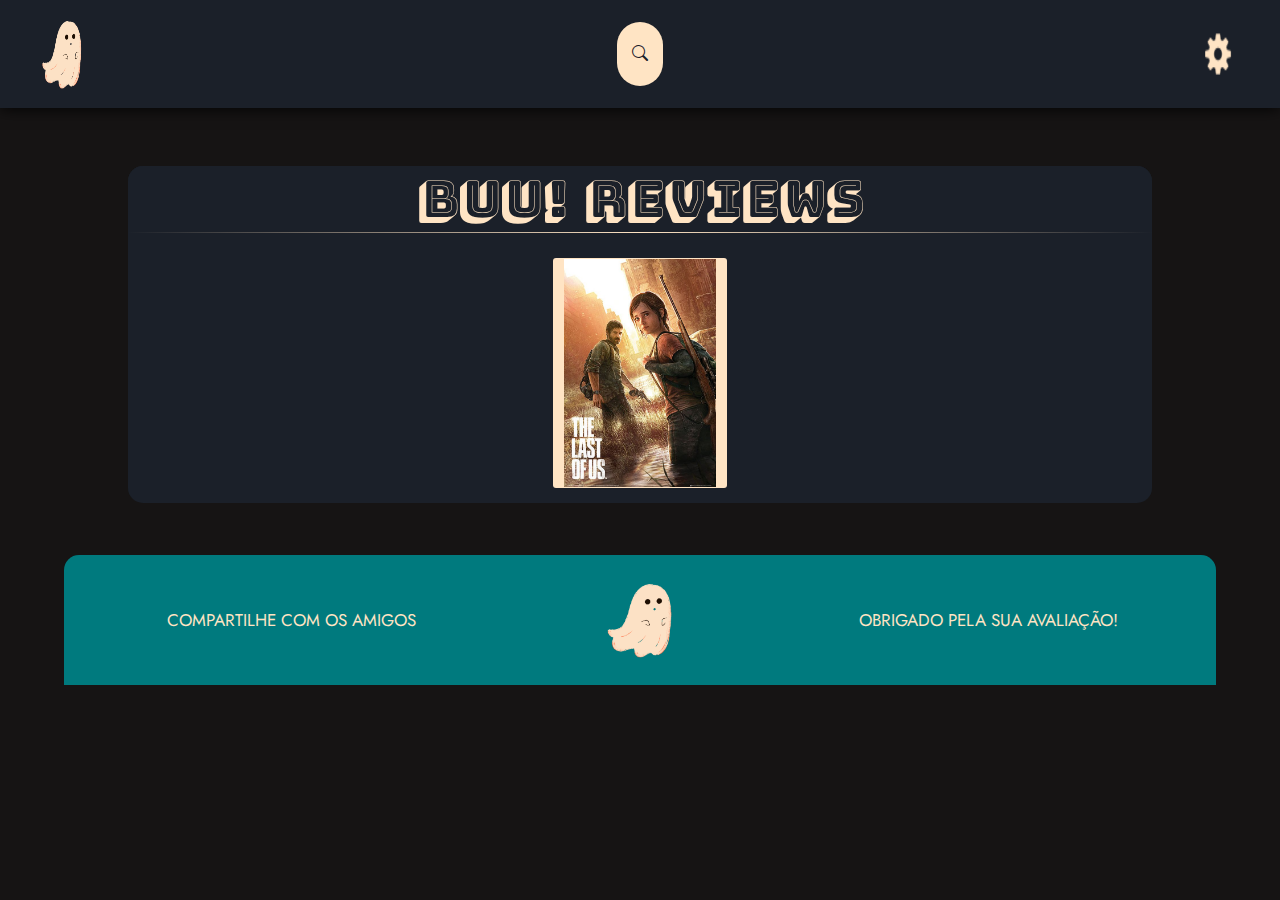
<file: index.html>
<!DOCTYPE html>
<html lang="en">
<head>
    <meta charset="UTF-8">
    <meta http-equiv="X-UA-Compatible" content="IE=edge">
    <meta name="viewport" content="width=device-width, initial-scale=1.0">
    <title> BUU! REVIEWS </title>
    <link rel="stylesheet" href="https://cdn.jsdelivr.net/npm/bootstrap-icons@1.10.4/font/bootstrap-icons.css">
    <link rel="stylesheet" href="style_index.css">
</head>
<body>
    
    <div class="modal-container2">
    <div class="jogo" id="jogo">
        <div class="img-jogo"> <img class="img-jogo-img" src="img/tlou_img.jpg" height="100%"> </div>
        <div class="info-jogo"> 
            <div class="circle"> </div>
            <label class="nome-jogo"> THE LAST OF US </label>
            <label class="genero-jogo"> AÇÃO         </label>
            <div class="desc">
                desc desc desc desc desc desc desc desc desc desc 
                desc desc desc desc desc desc desc desc desc desc  
                desc desc desc desc desc desc desc desc desc desc
            </div>
            <div class="notas">      
                <label class="nota-user"> <img src="img/mode.png"> 78% </label>
               
                <label class="nota-mod">  <img src="img/controle.png"> 92% </label>
            </div>
        </div>
    </div>
    </div>

    <header id="header-index">

        <div class="logo-header">
            <img src="img/ghost_site.png" width="70%" height="75%">
        </div>

        <div class="input-header">
            <input class="search-txt" type="text" name="" placeholder="Buscar" id="search-header" maxlength="35">
            <a class="search-btn" !href="=">
                <i class="bi bi-search"></i>
            </a>
        </div>

        <i class="open-modal-button">
            <img  src="img/config.png" width="45%" height="45%">
        </i>

        <div class="modal-container">
            <div class="modal" id="modal">
                <label> NOME </label>
                
                <div class="perfil">

                </div>
                <hr>
                <div class="cor-site">
                    <button id="cor-um">   </button>
                    <button id="cor-dois"> </button>
                </div>
                <hr>
                <div class="opcoes">
                    <button> SAIR  </button>
                </div>
            </div>
        </div>
    </header>
 
    <main class="div-principal">
        <div class="logo"> BUU! REVIEWS </div>      
        
        <section id="lista-jogo">
            <button class="jogo-index" type="submit" onclick="abrirJogo(true)"> 
                <img src="img/tlou_img.jpg" height="100%">
            </button>
        </section>  

    </main>

    <footer>
        <label> COMPARTILHE COM OS AMIGOS </label>
        <img src="img/ghost_site.png" height="60%">
        <label> OBRIGADO PELA SUA AVALIAÇÃO! </label>        
    </footer>

    <script src="script_index.js"></script>
</body>
</html>
</file>
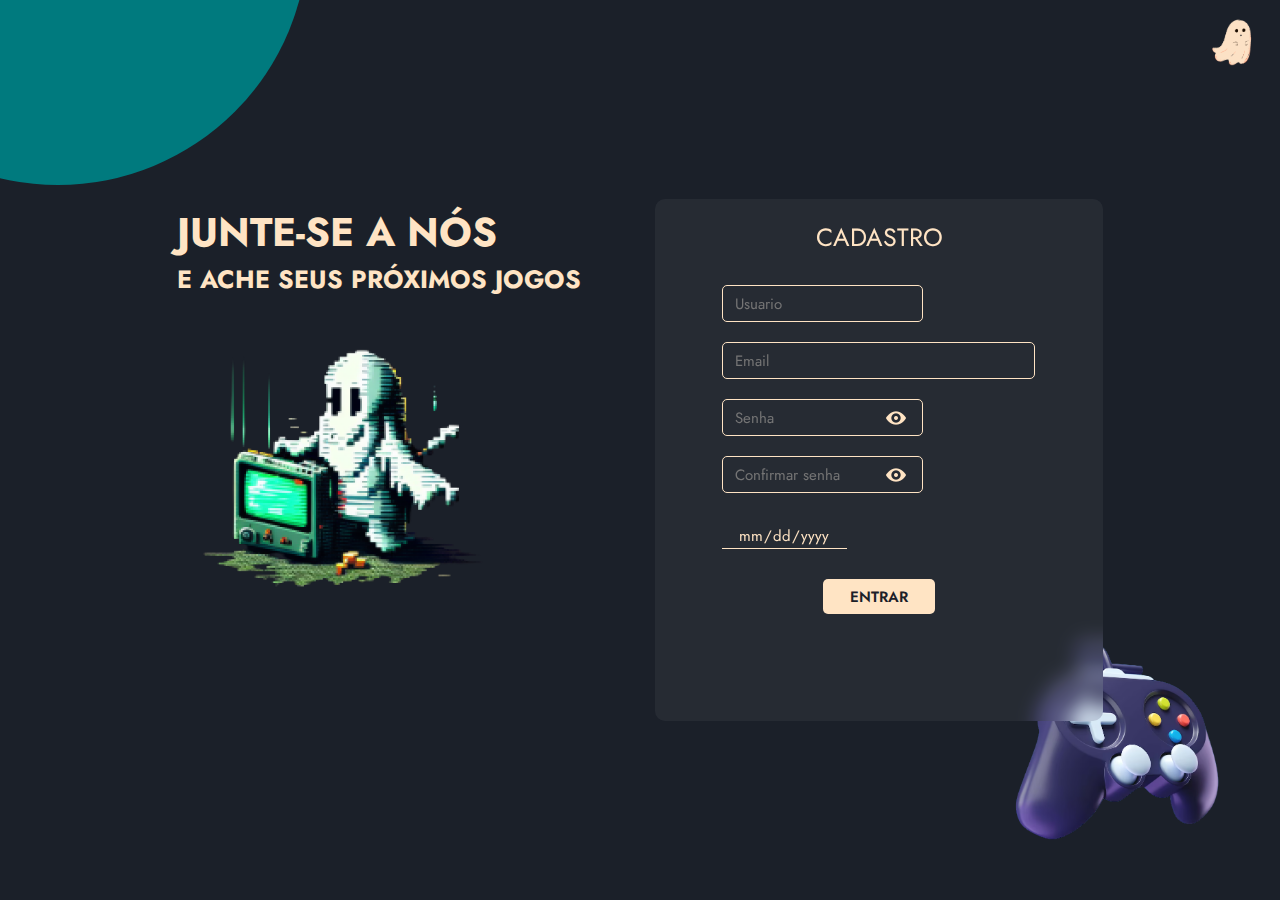
<file: cadastro.html>
<!DOCTYPE html>
<html lang="PT-BR">
<head>
    <meta charset="UTF-8">
    <meta http-equiv="X-UA-Compatible" content="IE=edge">
    <meta name="viewport" content="width=device-width, initial-scale=1.0">
    <title> Junte-se a nós </title>
    <link rel="stylesheet" href="style_cad.css">
</head>
<body>
    <img src="img/ghost_site.png" width="3.5%" class="img-logo-landing">
    <img src="img/img2-cad.png" class="img2-cad" width="20%">
    <div class="circle"> </div>

    <main class="info_cad">
        <section class="img_cad">
            JUNTE-SE A NÓS <br> <span class="title-cad"> E ACHE SEUS PRÓXIMOS JOGOS </span>        
            <div class="img-ghost">
                <img src="img/img-cad.png" width="76%" alt="buu!" id="img-ghost">
            </div>
        </section>
        <section class="campos-cad">
            <label> CADASTRO </label>
            <div class="input-cad">
                <div id="nome-input">
                    <input type="text" placeholder="Usuario" maxlength="15">
                </div>
                <div id="email-input">
                    <input type="text" placeholder="Email" maxlength="35">
                </div>
                <div  id="senha-input">
                    <input type="password" placeholder="Senha" id="senha" maxlength="15">  
                    <button class="ver-senha" type="submit" onclick="mostrarsenha1()">
                        <img src="img/eye.png">
                    </button>
                </div> 
                <div id="confirm-senha-input">        
                    <input type="password" placeholder="Confirmar senha" id="confirm-senha" maxlength="15"> 
                    <button class="ver-senha-confirm" type="submit" onclick="mostrarsenha2()">
                        <img src="img/eye.png">
                    </button>
                </div>  
                <div id="nasc-input">        
                    <input type="date">
                </div>
                
            </div>
            <button type="submit" class="entrar"> ENTRAR </button>    
        </section>
    </main>

    <script src="script_cad.js"></script>
</body>
</html>
</file>
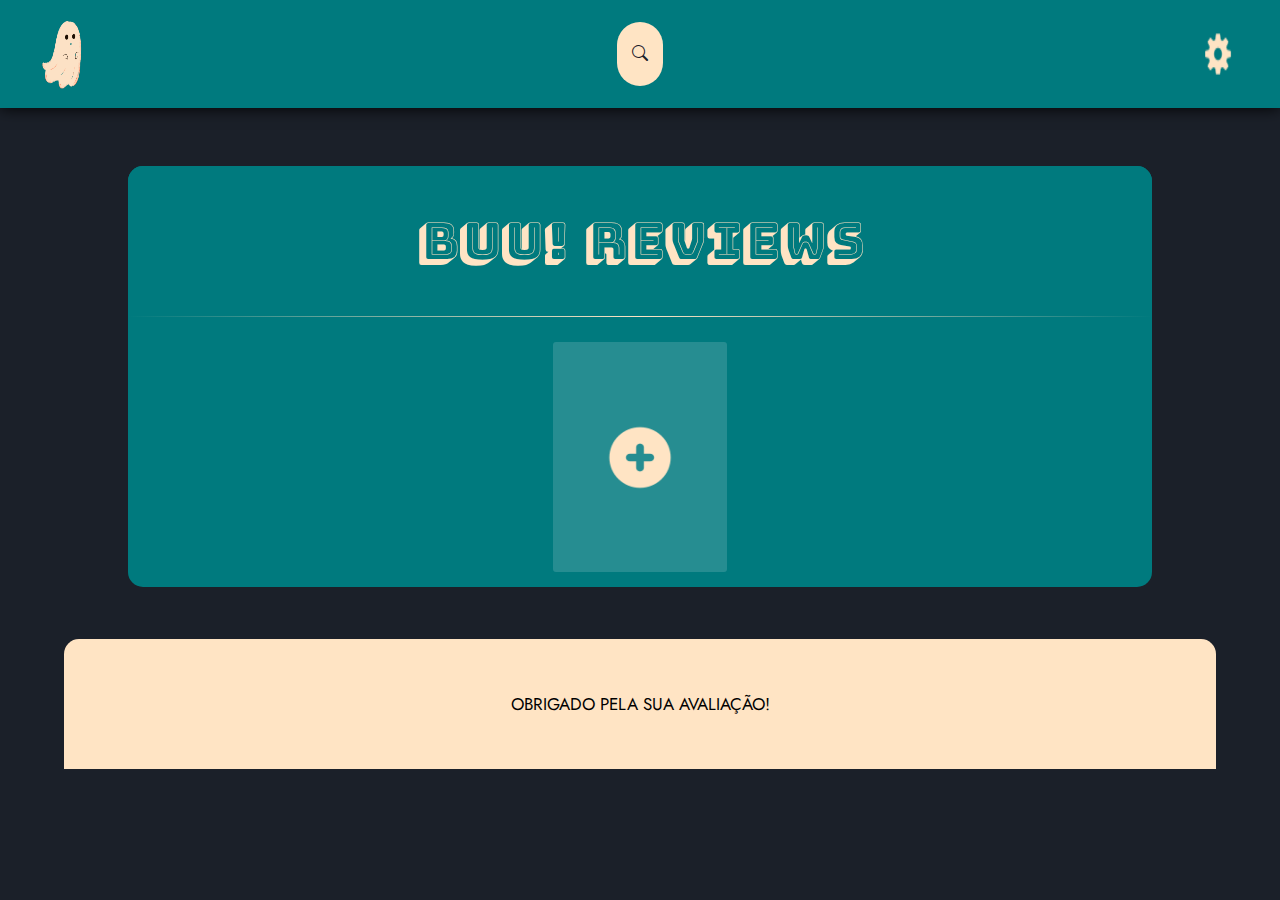
<file: index_mod.html>
<!DOCTYPE html>
<html lang="en">
<head>
    <meta charset="UTF-8">
    <meta http-equiv="X-UA-Compatible" content="IE=edge">
    <meta name="viewport" content="width=device-width, initial-scale=1.0">
    <title> Avalie jogos na BUU! </title>
    <link rel="stylesheet" href="https://cdn.jsdelivr.net/npm/bootstrap-icons@1.10.4/font/bootstrap-icons.css">
    <link rel="stylesheet" href="style_index_mod.css">
</head>
<body>
    <div class="modal-container2">
        <div class="jogo" id="jogo">
            <img src="img/ghost_site.png" height="15%">
            
            <input type="text"   placeholder="Nome"      id="nome-add-jogo"   maxlength="40">
            <input type="text"   placeholder="Gênero"    id="genero-add-jogo" maxlength="20">
            <input type="text"   placeholder="Sinopse"   id="desc-add-jogo"   maxlength="350">
            <div   id="nota-add-jogo">
                <input type="number" placeholder="Nota">
                %
            </div>

            <label for='carregar'> Carregar imagem </label>
            <input id='carregar' type='file'>
          
            <button id="add-jogo"> ADD </button>
        </div>
    </div>  
    
    <header id="header-index">

        <div class="logo-header">
            <img src="img/ghost_site.png" width="70%" height="75%">
        </div>

        <div class="input-header">
            <input class="search-txt" type="text" name="" placeholder="Buscar" id="search-header" maxlength="35">
            <a class="search-btn" !href="=">
                <i class="bi bi-search"> </i>
            </a>
        </div>

        <i class="open-modal-button">
            <img  src="img/config.png" width="45%" height="45%">
        </i>

        <div class="modal-container">
            <div class="modal" id="modal">
                <label> MODERADOR </label>
                <label> NOME      </label>
                
                <div class="perfil">

                </div>

                <hr>

                <div class="opcoes">
                    <button> SAIR </button>
                </div>
            </div>
        </div>
        
    </header>

    <main class="div-principal">
        <div class="logo"> BUU! REVIEWS </div>      
        
        <section id="lista-jogo">
            <button class="abrir-add" onclick="abrirJogo(true)"> 
                <img src="img/mas_a.png" height="40%">
            </button>
        </section>        
    </main>

    <footer>
        OBRIGADO PELA SUA AVALIAÇÃO!
    </footer>

    <script src="script_index_mod.js"> </script>
</body>
</html>
</file>
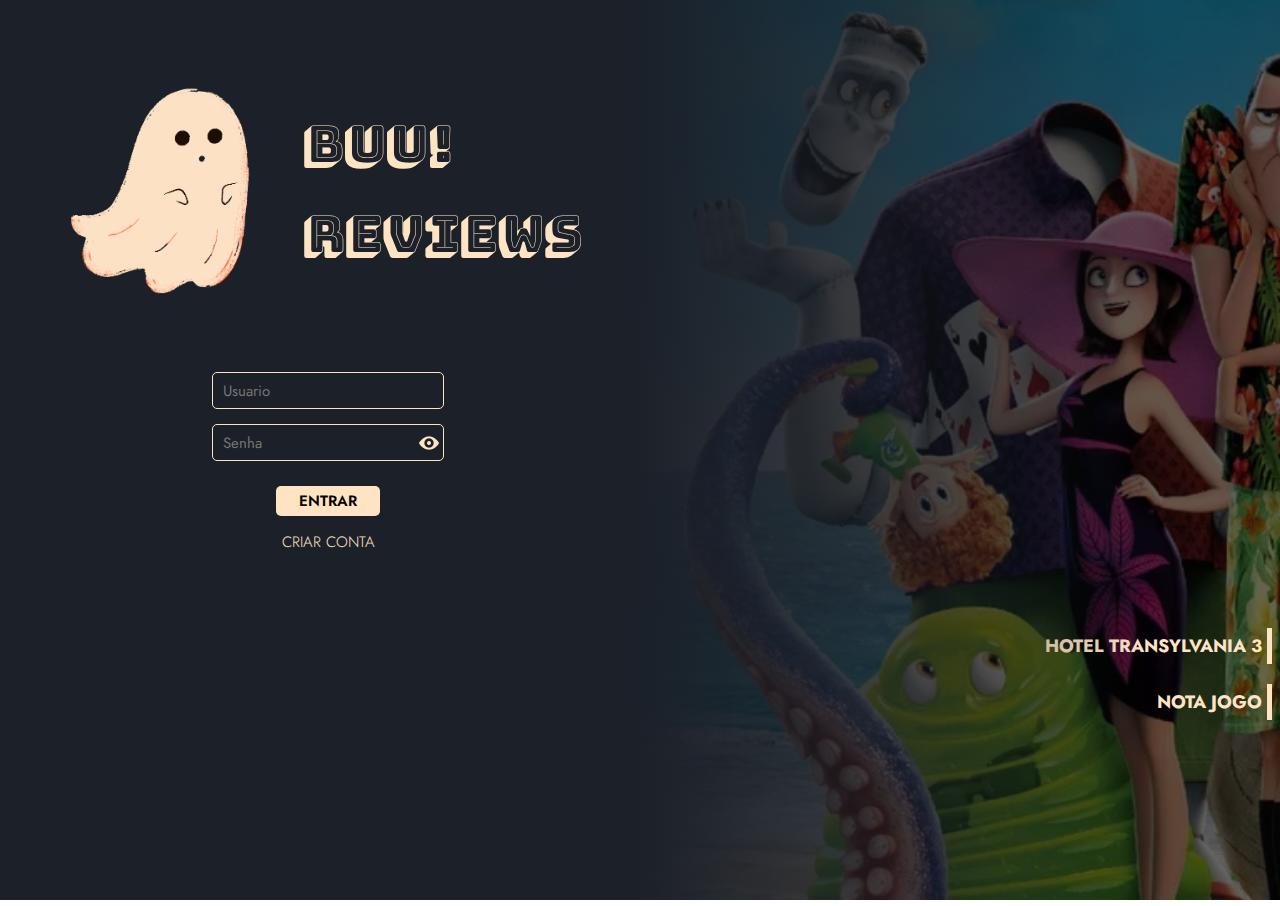
<file: landing.html>
<!DOCTYPE html>
<html lang="PT-BR">
<head>
    <meta charset="UTF-8">
    <meta http-equiv="X-UA-Compatible" content="IE=edge">
    <meta name="viewport" content="width=device-width, initial-scale=1.0">  
    <link rel="stylesheet" href="https://cdn.jsdelivr.net/npm/bootstrap-icons@1.10.4/font/bootstrap-icons.css">
    <title> Bem-vindo a BUU! </title>
    <link rel="stylesheet" href="style_land.css">
</head>
<body>
    
    <main>
        <section class="infos-landing">
            <div class="nome-site-landing">        
                <img src="img/ghost_site.png" width="35%">
                BUU! REVIEWS
            </div>
            
            <div class="login-landing">             
                <div class="email-landing">
                    <input type="text" placeholder="Usuario" maxlength="15">
                </div>
                <div class="senha-landing">
                    <input type="password" placeholder="Senha" id="senha" maxlength="15">
                    <button class="ver-senha" type="submit" onclick="mostrarsenhalanding()">
                        <img src="img/eye.png">
                    </button>
                </div>

                <button type="submit" class="entrar"> ENTRAR </button>                  
                <a href="file:///C:/Users/ferna/OneDrive/Documentos/Buu/cadastro.html" class="criar-conta"> CRIAR CONTA </a>          
            </div>
        </section>  

        <div class="img-landing">
            <img src="img/img-landing.webp" height="100%">
            <div class="info-jogo-landing">
                <label class="nome-jogo-landing"> HOTEL TRANSYLVANIA 3 </label>
                <label class="nota-jogo-landing"> NOTA JOGO            </label>
            </div>
        </div>
    </main>

    <script src="script_land.js"></script>
</body>
</html>
</file>
<file: style_index.css>
@import url('https://fonts.googleapis.com/css2?family=Bungee+Shade&family=Jost:wght@300&family=Lato:wght@700&family=Lobster&display=swap');

/*#FFE4C4*/

::-webkit-scrollbar {
    width: 10px;
    background-color: #1b2029;
}

::-webkit-scrollbar-thumb {
    background-color: rgb(0, 122, 126);
}

body {
    padding: 0px;
    margin: auto;
    background-color: rgb(22, 20, 20);
    z-index: 0;
    align-items: center;
    display: flex;
    flex-direction: column;
    justify-content: center;
    align-items: center;
    overflow-x: hidden; 
}

* {
    font-family: Jost, sans-serif;
    user-select: none;
}

img {
    pointer-events: none;
}

button {
    cursor: pointer;
}

header {
    position: fixed;
    top: 0;
    width: 100%;
    height: 12%;
    background-color: #1b2029;
    z-index: 2;
    box-shadow: 0 0 15px black;
    display: flex;
    align-items: center;
    justify-content: space-between;
}

.logo-header {
    margin-left: 30px;
    width: 5%;
    height: 90%;
    display: flex;
    align-items: center;
    justify-content: center;
    background: transparent;
}

.input-header {
    background: bisque;
    height: 40%;
    min-width: 2%;
    border-radius: 40px;
    padding: 10px;
    display: flex;
    align-items: center;
    justify-content: center;
}

.search-btn{
    color: #1b2029;
    float: right;
    width: 5%;
    height: 90%;
    border-radius: 50%;
    background: bisque;
    display: flex;
    justify-content: center;
    align-items: center;
    transition: 2s;
}

.search-txt {
    border: none;
    background: none;
    outline: none;
    float: left;
    padding: 0;
    color: #1b2029;
    font-size: 16px;
    font-weight: 600;
    transition: 0.4s;
    line-height: 40px;
    width: 0px;
}

.input-header:hover > .search-txt{
    width: 240px;
    padding: 0 8px;
}

.input-header:hover > .search-btn{
    background: bisque;
}

.open-modal-button {
    width: 5%;
    height: 90%;
    display: flex;
    justify-content: center;
    align-items: center;
    background: transparent;
    border: none;
    margin-right: 30px;
    cursor: pointer;
}

.modal-container, .modal-container2 {
    width: 100%;
    height: 100%;   
    position: fixed;
    left: 0;
    top: 0;   
    opacity: 0;
    pointer-events: none;
    z-index: 999;
    display: flex;
    justify-content: center;
    align-items: center;
    transition: all 0.5s;
}

.modal-container2 {
    background: rgba(50, 50, 50, 0.45);
    backdrop-filter: blur(10px);
}

.modal-show, .modal-show2 {
    opacity: 1;
    pointer-events: auto;
}

.jogo, .modal {
    opacity: 0;
}

.modal-show2 > .jogo{
    border-radius: 5px;
    height: 85%;
    width: 70%;
    transform: scale(1);
    opacity: 0;
    background-color: #1b2029;
    margin: auto;
    display: flex;
    align-items: center;
    justify-content: center;
    opacity: 1;
}

.img-jogo {
    height: 100%;
    width: 50%;
    display: flex;
    align-items: center;
    justify-content: center; 
}

.circle {
    position: absolute;
    width: 200px;
    height: 200px;
    border-radius: 50%;
    background-color: rgb(0, 122, 126);
    top: -20%;
    right: -10%;
}

.info-jogo {
    height: 100%;
    width: 50%;
    display: flex;
    flex-direction: column;
    justify-content: center;
    align-items: center;
    color: bisque;
}

.nome-jogo {
    font-size: 40px;
    font-weight: bolder;
}

.desc {
    width: 80%;
    margin-top: 40px;
    word-wrap: break-word;
}

.notas {
    display: flex;
    align-items: center;
    justify-content: space-around;
    height: 10%;
    width: 80%;
    margin-top: 40px;
    font-size: 25px;
}

.notas label {
    display: flex;
    align-items: center;
    justify-content: center;
    gap: 15px;
}

.modal-show > .modal {
    position: absolute;
    right: 25px;
    top: 90px;
    border-radius: 5px;
    height: 65%;
    width: 20%;
    transform: scale(1);
    opacity: 0;  
    box-shadow: 0 0 15px black;
    background-color: rgb(0, 122, 126);
    display: flex;  
    flex-direction: column;
    align-items: center;
    color: bisque;
    z-index: 999;
    opacity: 1;
}

.modal hr {
    width: 90%;
    border: 1px solid #1b2029;
    margin-block: 25px;
}

.modal label {
    margin-top: 35px;
    font-size: 20px;
}

.perfil {
    height: 100px;
    width: 100px;
    border-radius: 50%;
    background-color: #1b2029;
    margin-top: 20px;
}

.cor-site button {
    height: 30px;
    width: 30px;
    border-radius: 50%;
    border: none;
    margin-top: 0px;
}

#cor-um {
    background-color: bisque;
    color: #1b2029;
}

#cor-dois {
    background-color: #1b2029;
    color: bisque;
}

#body {
    background-color: rgb(20, 20, 20);
}

.opcoes {
    width: 90%;
    display: flex;
    justify-content: center;
    margin-top: 30px;
    height: 10%;
}

.opcoes button:hover {
    transform: scale(1.2);
}

.opcoes button {
    width: 25%;
    height: 60%;
    border: 1.5px solid bisque;
    color: bisque;
    background-color: transparent;
    border-radius: 15px;
    font-size: 15px;
    display: flex;
    align-items: center;
    justify-content: center;
}

.div-principal {
    margin-top: 13%;
    width: 80%;
    background-color: #1b2029;
    z-index: 1;
    border-radius: 15px;
}

.logo {
    width: 100%;
    background-color: #1b2029;
    border-top-right-radius: 15px;
    border-top-left-radius: 15px;
    border-bottom: 1.5px solid;
    border-image: linear-gradient(to right, transparent, bisque, transparent);
    border-image-slice: 1;  
    display: flex;
    justify-content: center;
    align-items: center;
    color: bisque;
    font-size: 50px;
    font-family: Bungee shade, sans-serif;
}

#lista-jogo {   
    display: flex;
    gap: 5px;
    justify-content: center;
    align-items: center;
    margin-top: 5px;
    padding-bottom: 15px;
    flex-wrap: wrap;
}

.jogo-index {
    width: 17%;
    height: 230px;
    margin-top: 20px;
    border-radius: 3px;
    background-color: bisque;
    border: none;
}

.abrir-jogo {
    background-color: transparent;
    height: 100%;
    width: 100%;
    border: none;
    border-radius: 2px;
}

footer {
    margin-top: 4%;
    bottom: 0px;
    width: 90%;
    height: 130px;
    border-top-right-radius: 15px;
    border-top-left-radius: 15px;
    background-color: rgb(0, 122, 126);
    display: flex;
    justify-content: space-around;
    align-items: center;
    color: bisque;
    font-size: 17px;
}

footer img {
    animation: jumping 3s linear infinite;
}

@keyframes jumping {
    from {transform: translateY(-5px);}
    50% {transform: translateY(0);}
    to {transform: translateY(-5px);}
}

footer label {
    width: 25%;
    display: flex;
    justify-content: center;
}

/*responsividade*/

@media screen and (min-width: 1700px){
    header {
        box-shadow: 0 0 25px black;
    }
    
    .input-header:hover > .search-txt{
        width: 480px;
        padding-left: 20px;
    } 

    .input-header {
        height: 40%;
        min-width: 2%;
        border-radius: 60px;
        font-size: 30px;
        padding: 20px;
    }

    .search-txt {
        color: #1b2029;
        font-size: 32px;
        font-weight: 800;
        transition: 0.4s;
        line-height: 40px;
        width: 0px;
    }

    .cor-site button {
        height: 60px;
        width: 60px;
    }

    .modal-show2 > .jogo{
        border-radius: 15px;
    } 

    .circle {
        width: 400px;
        height: 400px;
        border-radius: 50%;
        background-color: rgb(0, 122, 126);
        top: -20%;
        right: -10%;
    }

    .nome-jogo {
        font-size: 90px;
    }

    .genero-jogo {
        font-size: 35px;
    }

    .desc {
        font-size: 35px;
    }

    .notas {
        display: flex;
        align-items: center;
        justify-content: space-around;
        height: 10%;
        width: 80%;
        margin-top: 80px;
        font-size: 60px;
    }

    .notas img {
        height: 70%;
    }

    .notas label {
        height: 100%;
        display: flex;
        align-items: center;
        justify-content: center;
        gap: 25px;
    }

    .div-principal {
        border-radius: 22.5px; 
    }

    .logo {
        height: 255px;
        border-top-right-radius: 22.5px;
        border-top-left-radius: 22.5px;
        font-size: 100px;
    }

    #lista-jogo {   
        display: flex;
        gap: 15px;
        justify-content: center;
        align-items: center;
        margin-top: 15px;
        padding-bottom: 25px;
        flex-wrap: wrap;
    }

    .jogo-index {
        height: 465px;
        margin-top: 30px;
        border-radius: 6px;
    }
    
    .modal-show > .modal {
        right: 45px;
        top: 185px;
        border-radius: 15px;
    }

    .modal hr {
        width: 90%;
        border: 1px solid #1b2029;
        margin-block: 25px;
    }
    
    .modal label {
        margin-top: 60px;
        font-size: 35px;
    }
    
    .perfil {
        height: 225px;
        width: 225px;
        border-radius: 50%;
        background-color: bisque;
        margin-top: 40px;
    }
    
    .opcoes button:hover {
       transform: scale(1.2);
    }
    
    .opcoes button {
        border-radius: 45px;
        font-size: 25px;
        height: 65%;
    }

    footer {
        height: 260px;
        font-size: 35px;
        border-top-right-radius: 22.5px;
        border-top-left-radius: 22.5px;
    }

}
</file>
<file: style_cad.css>
@import url('https://fonts.googleapis.com/css2?family=Bungee+Shade&family=DotGothic16&family=Jost:wght@300&family=Lato:wght@700&family=Lobster&family=Rubik+Iso&display=swap');

body {
    padding: 0px;
    overflow-x: hidden;
    overflow-y: hidden; 
    margin: auto;
}

* {
    user-select: none;
    color: bisque;
    font-family: Jost, sans-serif;
}

img {
    pointer-events: none;
}

button {
    cursor: pointer;
}

.img-logo-landing {
    position: absolute;
    top: 2%;
    right: 2%;
}

.info_cad {
    height: 100vh;
    width: 100%;
    background: #1b2029;
    display: flex;
    justify-content: center;
    align-items: center;
    gap: 30px;
}

.img_cad {
    display: flex;
    flex-direction: column;
    width: 35%;
    height: 55%;
    text-align: left;
    font-size: 40px;
    font-weight: bolder;
    z-index: 1;
}

.campos-cad {
    display: flex;
    flex-direction: column;
    width: 35%;
    height: 58%;
    border-radius: 10px;
    background: rgba(255, 255, 255, 0.05);
    backdrop-filter: blur(10px);
    z-index: 1;
    gap: 15px;
}

.title-cad {
    font-size: 25px;
}

.img2-cad {
    position: absolute;
    bottom: 4%;
    right: 3%;
}

.campos-cad {
    display: flex;
    justify-content: left;
    align-items: center;
    gap: 20px;
    margin-top: 20px;
}

.campos-cad label{
    display: flex;
    justify-content: center;
    align-items: center;
    margin-top: 20px;
    font-size: 25px;
}

.entrar {
    margin-top: 10px;
    height: 35px;
    width: 25%;
    border: none;
    background-color: bisque;
    border-radius: 5px;
    font-size: 15px;
    font-weight: 600;
    color: #1b2029;
}

.input-cad {
    width: 100%;
    display: flex;
    flex-direction: column;
    gap: 20px;
    margin-top: 10px;
}

.input-cad div {
    display: flex;
    align-items: center;
    justify-content: space-between;
    padding: 0px 10px;
    height: 35px;
    margin-left: 15%;
    outline: none;
    border-radius: 5px;
    border: 1.5px solid bisque;
}

.input-cad input {
    width: 90%;
    outline: none;
    border: none;
    background-color: transparent;
    font-size: 15px;   
}
    
.ver-senha-confirm, .ver-senha {
    background-color: transparent;
    border: none;
    cursor: pointer;
    display: flex;
    align-items: center;
}

.circle {
    position: absolute;
    width: 500px;
    height: 500px;
    border-radius: 50%;
    background-color: rgb(0, 122, 126);
    top: -35%;
    left: -15%;
}

#nome-input {
    width: 40%;
}

#email-input {
    width: 65%;
}

#senha-input, #confirm-senha-input {
    width: 40%;
}

#nasc-input {
    width: 105px;
    border: none;
    border-bottom: 1.5px solid bisque;
    border-radius: 0;
    display: flex;
    justify-content: center;
    align-items: end;
}

input::-webkit-calendar-picker-indicator{
    display: none;
}

input[type="date"]::-webkit-input-placeholder{ 
    visibility: hidden !important;
}

/* Respposividade */

@media screen and (min-width: 1700px) /* TELA FULL HD */{
    .img_cad{
        height: 65%;
        font-size: 60px;
    }

    .campos-cad {
        width: 34.8%;
        height: 70%;
        gap: 15px;
        border-radius: 15px;
    }
    
    .title-cad {
        font-size: 37px;
    }
    
    .campos-cad {
        gap: 40px;
        margin-top: 20px;
    }

    .campos-cad label{
        margin-top: 28px;
        font-size: 40px;
    }

    .entrar {
        margin-top: 10px;
        height: 50px;
        width: 26%;
        border-radius: 7px;
        font-size: 22px;
    }

    .input-cad {
        gap: 27px;
        margin-top: 10px;
    }

    .input-cad div {
        padding: 0px 10px;
        height: 52px;
        border-radius: 8px;
        border: 2px solid bisque;
    }
    
    .input-cad input {
        width: 100%;
        font-size: 20px;   
    }

    .circle {
        width: 39.5%;
        height: 78%;
    }

    #nasc-input {
        width: 23%;
        border-bottom: 2px solid bisque;
    }

    .img-ghost {
        width: 115%;
    }

    .img2-cad {
       width: 23.7%;
    }
}
</file>
<file: style_index_mod.css>
@import url('https://fonts.googleapis.com/css2?family=Bungee+Shade&family=Jost:wght@300&family=Lato:wght@700&family=Lobster&display=swap');

/*#FFE4C4*/
::-webkit-scrollbar {
    width: 10px;
    background-color: #1b2029;
}

::-webkit-scrollbar-thumb {
    background-color: bisque;
}

body {
    padding: 0px;
    margin: auto;
    background-color: #1b2029;
    z-index: 0;
    align-items: center;
    display: flex;
    flex-direction: column;
    justify-content: center;
    overflow-x: hidden; 
}

* {
    font-family: Jost, sans-serif;
    user-select: none;
}

img {
    pointer-events: none;
}

button {
    cursor: pointer;
}

header {
    position: fixed;
    top: 0;
    width: 100%;
    height: 12%;
    background-color: rgb(0, 122, 126);
    z-index: 2;
    box-shadow: 0 0 15px black;
    display: flex;
    align-items: center;
    justify-content: space-between;
}

.logo-header {
    margin-left: 30px;
    width: 5%;
    height: 90%;
    display: flex;
    align-items: center;
    justify-content: center;
    background: transparent;
}

.input-header {
    background: bisque;
    height: 40%;
    min-width: 2%;
    border-radius: 40px;
    padding: 10px;
    display: flex;
    align-items: center;
    justify-content: center;
}

.search-btn{
    color: #1b2029;
    float: right;
    width: 5%;
    height: 90%;
    border-radius: 50%;
    background: bisque;
    display: flex;
    justify-content: center;
    align-items: center;
    transition: 2s;
}

.search-txt {
    border: none;
    background: none;
    outline: none;
    float: left;
    padding: 0;
    color: #1b2029;
    font-size: 16px;
    font-weight: 600;
    transition: 0.4s;
    line-height: 40px;
    width: 0px;
}

.input-header:hover > .search-txt{
    width: 240px;
    padding: 0 8px;
}

.input-header:hover > .search-btn{
    background: bisque;
}

.open-modal-button {
    width: 5%;
    height: 90%;
    display: flex;
    justify-content: center;
    align-items: center;
    background: transparent;
    border: none;
    margin-right: 30px;
    cursor: pointer;
}

.modal-container, .modal-container2 {
    width: 100%;
    height: 100%;   
    position: fixed;
    left: 0;
    top: 0;   
    opacity: 0;
    pointer-events: none;
    z-index: 999;
    display: flex;
    justify-content: center;
    align-items: center;
    transition: all 0.5s;
}

.modal-container2 {
    background: rgba(50, 50, 50, 0.45);
    backdrop-filter: blur(10px);
}
  
.modal-show, .modal-show2 {
    opacity: 1;
    pointer-events: auto;
}

.modal-show2 > .jogo{
    border-radius: 5px;
    height: 75%;
    width: 33%;
    transition: all .5s;
    transform: scale(1);
    background-image: linear-gradient(to bottom, rgb(0, 122, 126), #1b2029);
    display: flex;
    flex-direction: column;
    gap: 4%;
    align-items: center;
    justify-content: center;
    opacity: 1;
} 

#nome-add-jogo, #genero-add-jogo, #desc-add-jogo, #nota-add-jogo {
    font-size: 18px;
    width: 60%;
    outline: none;
    border: none;
    border-left: 5px solid bisque;
    border-bottom: 1.5px solid;
    border-image: linear-gradient(to right, bisque, transparent);
    border-image-slice: 1;
    color: bisque;
    padding-left: 5px;
    background-color: transparent;
}

.jogo input::placeholder {
    font-size: 15px;
    color: bisque;
}

#nota-add-jogo {
    width: 15%;
    display: flex;
    justify-content: space-between;
}

#nota-add-jogo input {
    width: 50%;
    background-color: transparent;
    outline: none;
    border: none;
    font-size: 17px;
    color: bisque;
}

input[type=number]::-webkit-inner-spin-button, 
input[type=number]::-webkit-outer-spin-button { 
  -webkit-appearance: none;
}

input[type='file'] {
    display: none;
}

.jogo label {
    height: 5%;
    width: 30%;
    background-color: transparent;
    border: 1.5px solid bisque;
    border-left: 5px solid bisque;
    color: bisque;
    padding: 5px 5px;
    text-align: center;
    cursor: pointer;
}

#add-jogo {
    margin-top: 20px;
    height: 7%;
    width: 20%;
    border: none;
    background-color: bisque;
    border-radius: 5px;
    font-size: 15px;
    font-weight: 600;
}

.jogo, .modal {
    opacity: 0;
}

.modal-show > .modal {
    position: absolute;
    right: 25px;
    top: 90px;
    border-radius: 5px;
    height: 65%;
    width: 20%;
    transition: all .5s;
    transform: scale(1);
    opacity: 0;  
    box-shadow: 0 0 10px black; 
    background-color: #1b2029;
    display: flex;
    flex-direction: column;
    align-items: center;
    color: bisque;
    z-index: 999;
    opacity: 1;
}

.modal hr {
    width: 90%;
    border: 1px solid bisque;
    margin-block: 25px;
}

.modal label {
    margin-top: 35px;
    font-size: 20px;
}

.perfil {
    height: 100px;
    width: 100px;
    border-radius: 50%;
    background-color: bisque;
    margin-top: 20px;
}

.cor-site button {
    height: 30px;
    width: 30px;
    border-radius: 50%;
    border: none;
    margin-top: 0px;
}

#cor-um {
    background-color: bisque;
    border: 1px solid #1b2029;
}

.bisque {
    background-color: bisque;
}

#cor-dois {
    background-color: black;
}

.black {
    background-color: rgb(22, 20, 20);
}

.opcoes {
    width: 90%;
    display: flex;
    justify-content: center;
    margin-top: 30px;
    height: 10%;
}

.opcoes button:hover {
   transform: scale(1.2);
}

.opcoes button {
    width: 25%;
    height: 60%;
    border: 1.5px solid bisque;
    color: bisque;
    background-color: transparent;
    border-radius: 15px;
    font-size: 15px;
    display: flex;
    align-items: center;
    justify-content: center;
}

.div-principal {
    margin-top: 13%;
    width: 80%;
    background-color: rgb(0, 122, 126);
    z-index: 1;
    border-radius: 15px; 
}

.logo {
    height: 150px;
    width: 100%;
    background-color: rgb(0, 122, 126);
    border-top-right-radius: 15px;
    border-top-left-radius: 15px;
    border-bottom: 1.5px solid;
    border-image: linear-gradient(to right, transparent, bisque, transparent);
    border-image-slice: 1;  
    display: flex;
    justify-content: center;
    align-items: center;
    color: bisque;
    font-size: 50px;
    font-family: Bungee shade, sans-serif;
}

#lista-jogo {   
    display: flex;
    gap: 5px;
    justify-content: center;
    align-items: center;
    margin-top: 5px;
    padding-bottom: 15px;
    flex-wrap: wrap;
}

.jogo-index {
    width: 17%;
    height: 230px;
    cursor: pointer;
    margin-top: 20px;
    border-radius: 3px;
    border: none;
}

.abrir-add {
    background: rgba(255, 255, 255, 0.15);
    backdrop-filter: blur(10px);
    border: none;
    width: 17%;
    height: 230px;
    margin-top: 20px;
    border-radius: 3px;
    display: flex;
    justify-content: center;
    align-items: center;
}

footer {
    margin-top: 4%;
    bottom: 0px;
    width: 90%;
    height: 130px;
    border-top-right-radius: 15px;
    border-top-left-radius: 15px;
    background-color: bisque;
    display: flex;
    justify-content: center;
    align-items: center;
    font-size: 17px;
}

/*responsividade*/

@media screen and (min-width: 1900px){
    header {
        box-shadow: 0 0 25px black;
    }
    
    .input-header:hover > .search-txt{
        width: 480px;
        padding-left: 20px;
    } 

    .input-header {
        height: 40%;
        min-width: 2%;
        border-radius: 60px;
        font-size: 30px;
        padding: 20px;
    }

    .search-txt {
        color: #1b2029;
        font-size: 32px;
        font-weight: 800;
        transition: 0.4s;
        line-height: 40px;
        width: 0px;
    }

    .modal-show2 > .jogo{
        border-radius: 15px;
    } 

    #nome-add-jogo, #genero-add-jogo, #desc-add-jogo, #nota-add-jogo {
        font-size: 30px;
        border-left: 10px solid bisque;
        padding-left: 15px;
    }
    
    .jogo input::placeholder {
        font-size: 30px;
    }
    
    #nota-add-jogo input {
        font-size: 30px;
    }

    .jogo label {
        border-left: 10px solid bisque;
        padding: 10px 10px;
        font-size: 30px;
    }

    #add-jogo {
        margin-top: 40px;
        height: 7%;
        width: 20%;
        border-radius: 15px;
        font-size: 30px;
        font-weight: 800;
    }

    .div-principal {
        border-radius: 22.5px; 
    }

    .logo {
        height: 255px;
        border-top-right-radius: 22.5px;
        border-top-left-radius: 22.5px;
        font-size: 100px;
    }

    #lista-jogo {   
        display: flex;
        gap: 15px;
        justify-content: center;
        align-items: center;
        margin-top: 15px;
        padding-bottom: 25px;
        flex-wrap: wrap;
    }

    .jogo-index {
        height: 465px;
        margin-top: 30px;
        border-radius: 6px;
    }

    .abrir-add {
        width: 17%;
        height: 465px;
        margin-top: 30px;
        border-radius: 6px;
    }
    
    .modal-show > .modal {
        right: 45px;
        top: 185px;
        border-radius: 15px;
    }
    
    .modal hr {
        margin-top: 45px;
    }
    
    .modal label {
        margin-top: 60px;
        font-size: 35px;
    }
    
    .perfil {
        height: 225px;
        width: 225px;
        border-radius: 50%;
        background-color: bisque;
        margin-top: 40px;
    }
    
    .opcoes button:hover {
       transform: scale(1.2);
    }
    
    .opcoes button {
        border-radius: 45px;
        font-size: 25px;
        height: 65%;
    }

    footer {
        height: 260px;
        font-size: 35px;
        border-top-right-radius: 22.5px;
        border-top-left-radius: 22.5px;
    }

}
</file>
<file: style_land.css>
@import url('https://fonts.googleapis.com/css2?family=Bungee+Shade&family=DotGothic16&family=Jost:wght@300&family=Lato:wght@700&family=Lobster&family=Rubik+Iso&display=swap');

body {
    padding: 0px;
    overflow-x: hidden;
    overflow-y: hidden;
}

* {
    font-family: Jost, sans-serif;
    user-select: none;
}

img {
    pointer-events: none;
}

button {
    cursor: pointer;
}

.infos-landing {
    position: absolute;
    height: 100%;
    width: 90%;
    background-image: linear-gradient(to right,  #1b2029 55%, transparent);   
    left: 0px;
    top: 0px;
    z-index: 9;
}

.img-landing {
    position: absolute;
    justify-content: right;
    height: 100%;
    width: 60%;
    top: 0px;
    right: 0px;
    align-items: center;
    justify-content: center;
}

.img-landing img {
    filter: brightness(40%);
}

.nome-site-landing {
    margin-left: 40px;
    margin-top: 80px;
    display: flex;
    align-items: center;
    justify-content: center;
    width: 50%;
    font-family: Bungee shade, sans-serif;
    color: bisque;
    font-size: 50px;
    gap: 40px;
    line-height: 90px;
}

.nome-site-landing img{
    animation: jumping 3s linear infinite;
    margin-left: 20px;
}

@keyframes jumping {
    from {transform: translateY(-7px);}
    50% {transform: translateY(0);}
    to {transform: translateY(-7px);}
}

.login-landing {
    justify-content: center;
    display: flex;
    flex-direction: column;
    margin-left: 40px;
    margin-top: 40px;
    width: 50%;
    height: 250px;
    align-items: center;
    gap: 15px;
    color: bisque;
}

.email-landing, .senha-landing {
   height: 35px;
   width: 40%;
   outline: none;
   border: 1.5px solid bisque;
   background-color: transparent;
   border-radius: 5px;
   display: flex;
   justify-content: space-between;
   align-items: center;
}

.email-landing input {
    width: 90%;
}

.email-landing input, .senha-landing input {
    background-color: transparent;
    font-size: 15px;
    color: bisque;
    padding: 0px 10px;
    height: 90%;
    border: none;
    outline: none;
}

.senha-landing button {
    background-color: transparent;
    background-repeat: no-repeat;
    border: none;
    cursor: pointer;
    width: 15%;
    height: 90%;
    display: flex;
    align-items: center;
    margin-right: 10px;
}

.entrar {
    margin-top: 10px;
    height: 30px;
    width: 18%;
    border: none;
    background-color: bisque;
    border-radius: 5px;
    font-size: 15px;
    font-weight: 600;
}

.criar-conta {
    border: none;
    background-color: transparent;
    border-radius: 5px;
    font-size: 15px;
    font-weight: 300;
    color: bisque;
    text-decoration: none;
}

.info-jogo-landing {
    position: absolute;
    flex-direction: column;
    text-align: right;
    right: 1%;
    bottom: 20%;
    display: flex;
    gap: 20px;
    color: bisque;
    font-weight: bolder;
    font-size: large;
}

.info-jogo-landing label {
    padding: 5px;
    border-right: 5px solid bisque;
}

/* Responsividade */

@media screen and (min-width: 1700px) /*TELA FULL HD*/{
    .nome-site-landing {
        margin-left: 70px;
        margin-top: 115px;
        width: 50%;
        font-size: 75px;
        gap: 50px;
        line-height: 135px;
    }
    
    .login-landing {
        margin-left: 35px;
        margin-top: 100px;
        width: 53%;
        height: 30%;
        gap: 23px;
    }
    
    .email-landing, .senha-landing {
        height: 18%;
        width: 37%;
        border: 2.5px solid bisque;
        border-radius: 8px;
     }

     .email-landing input, .senha-landing input {
        font-size: 23px;
        padding: 0px 12px;
        height: 90%;
    }

    .senha-landing button {
        width: 10%;
        margin-right: 12px;
    }

    .entrar {
        margin-top: 15px;
        height: 44px;
        width: 17%;
        border-radius: 7px;
        font-size: 22px;
    }

    .criar-conta {
        font-size: 22px;
    }

    .info-jogo-landing label {
        padding: 5px;
        font-size: 28px;
    }
}
</file>
